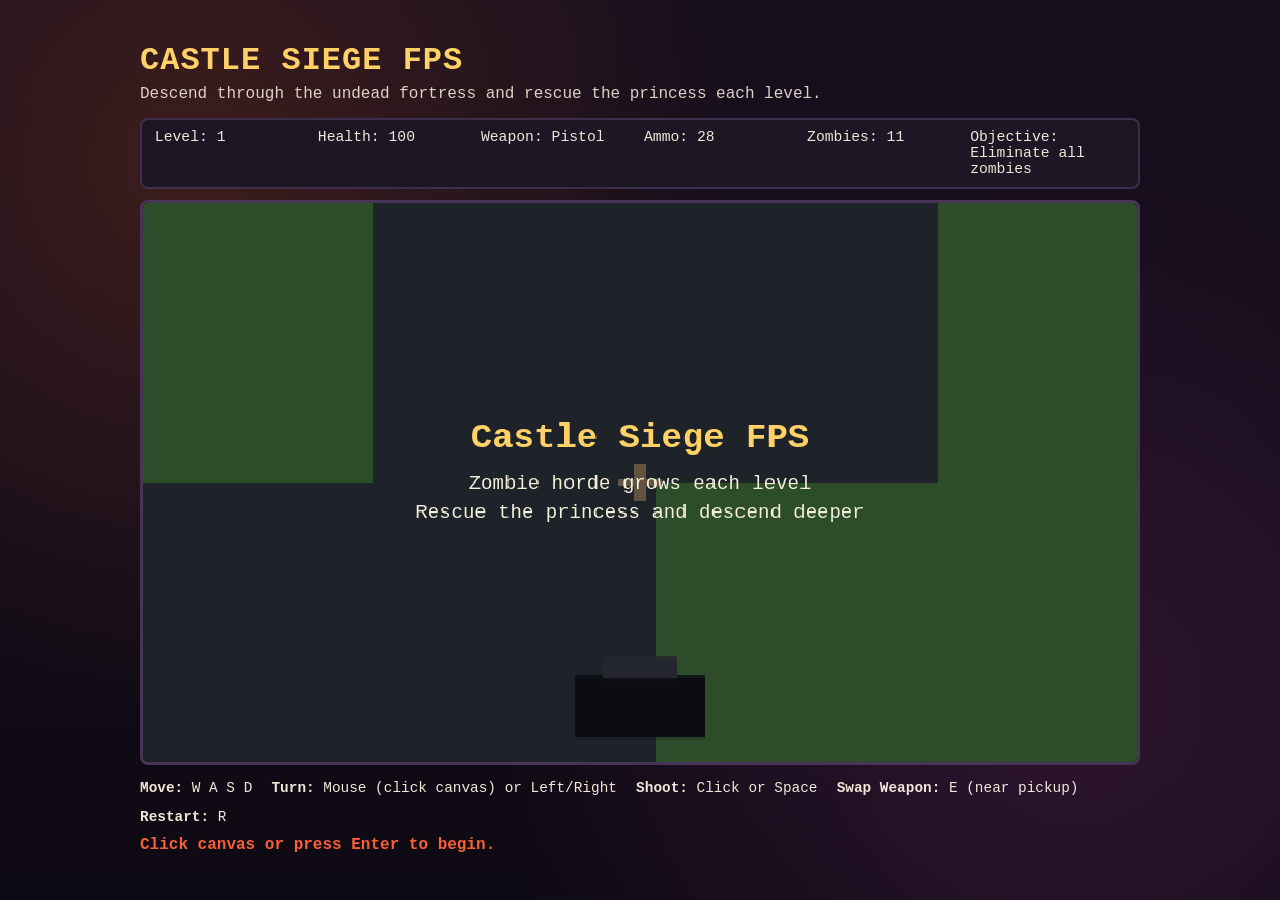
<file: fps.html>
<!doctype html>
<html lang="en">
  <head>
    <meta charset="UTF-8" />
    <meta name="viewport" content="width=device-width, initial-scale=1.0" />
    <title>Castle Siege FPS</title>
    <link rel="stylesheet" href="fps.css" />
  </head>
  <body>
    <main class="wrap">
      <header>
        <h1>Castle Siege FPS</h1>
        <p class="subtitle">Descend through the undead fortress and rescue the princess each level.</p>
      </header>

      <section class="hud">
        <div>Level: <span id="level">1</span></div>
        <div>Health: <span id="health">100</span></div>
        <div>Weapon: <span id="weapon">Pistol</span></div>
        <div>Ammo: <span id="ammo">24</span></div>
        <div>Zombies: <span id="zombies">0</span></div>
        <div>Objective: <span id="objective">Eliminate all zombies</span></div>
      </section>

      <canvas id="game" width="960" height="540" aria-label="Pixel FPS game"></canvas>

      <section class="instructions">
        <p><strong>Move:</strong> W A S D</p>
        <p><strong>Turn:</strong> Mouse (click canvas) or Left/Right</p>
        <p><strong>Shoot:</strong> Click or Space</p>
        <p><strong>Swap Weapon:</strong> E (near pickup)</p>
        <p><strong>Restart:</strong> R</p>
      </section>

      <p id="status" class="status">Click canvas or press Enter to begin.</p>
    </main>
    <script src="fps.js"></script>
  </body>
</html>
</file>
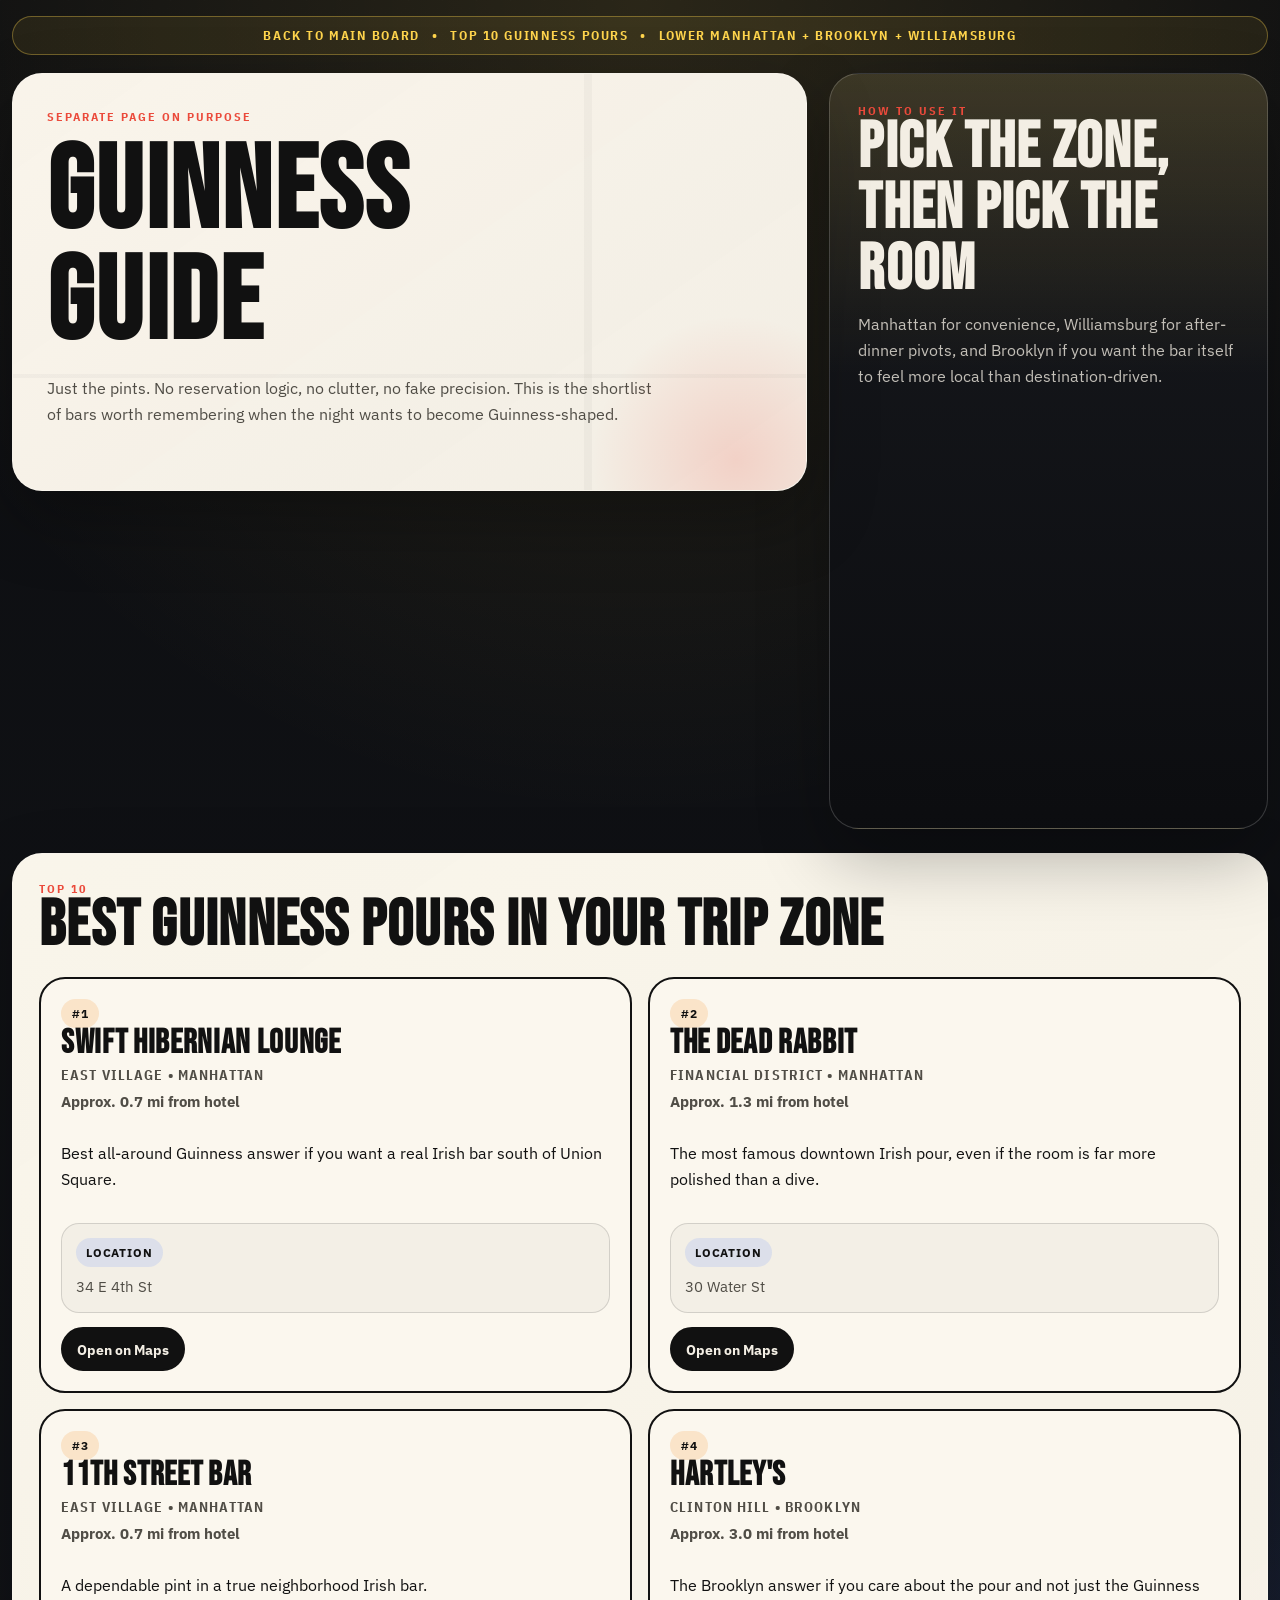
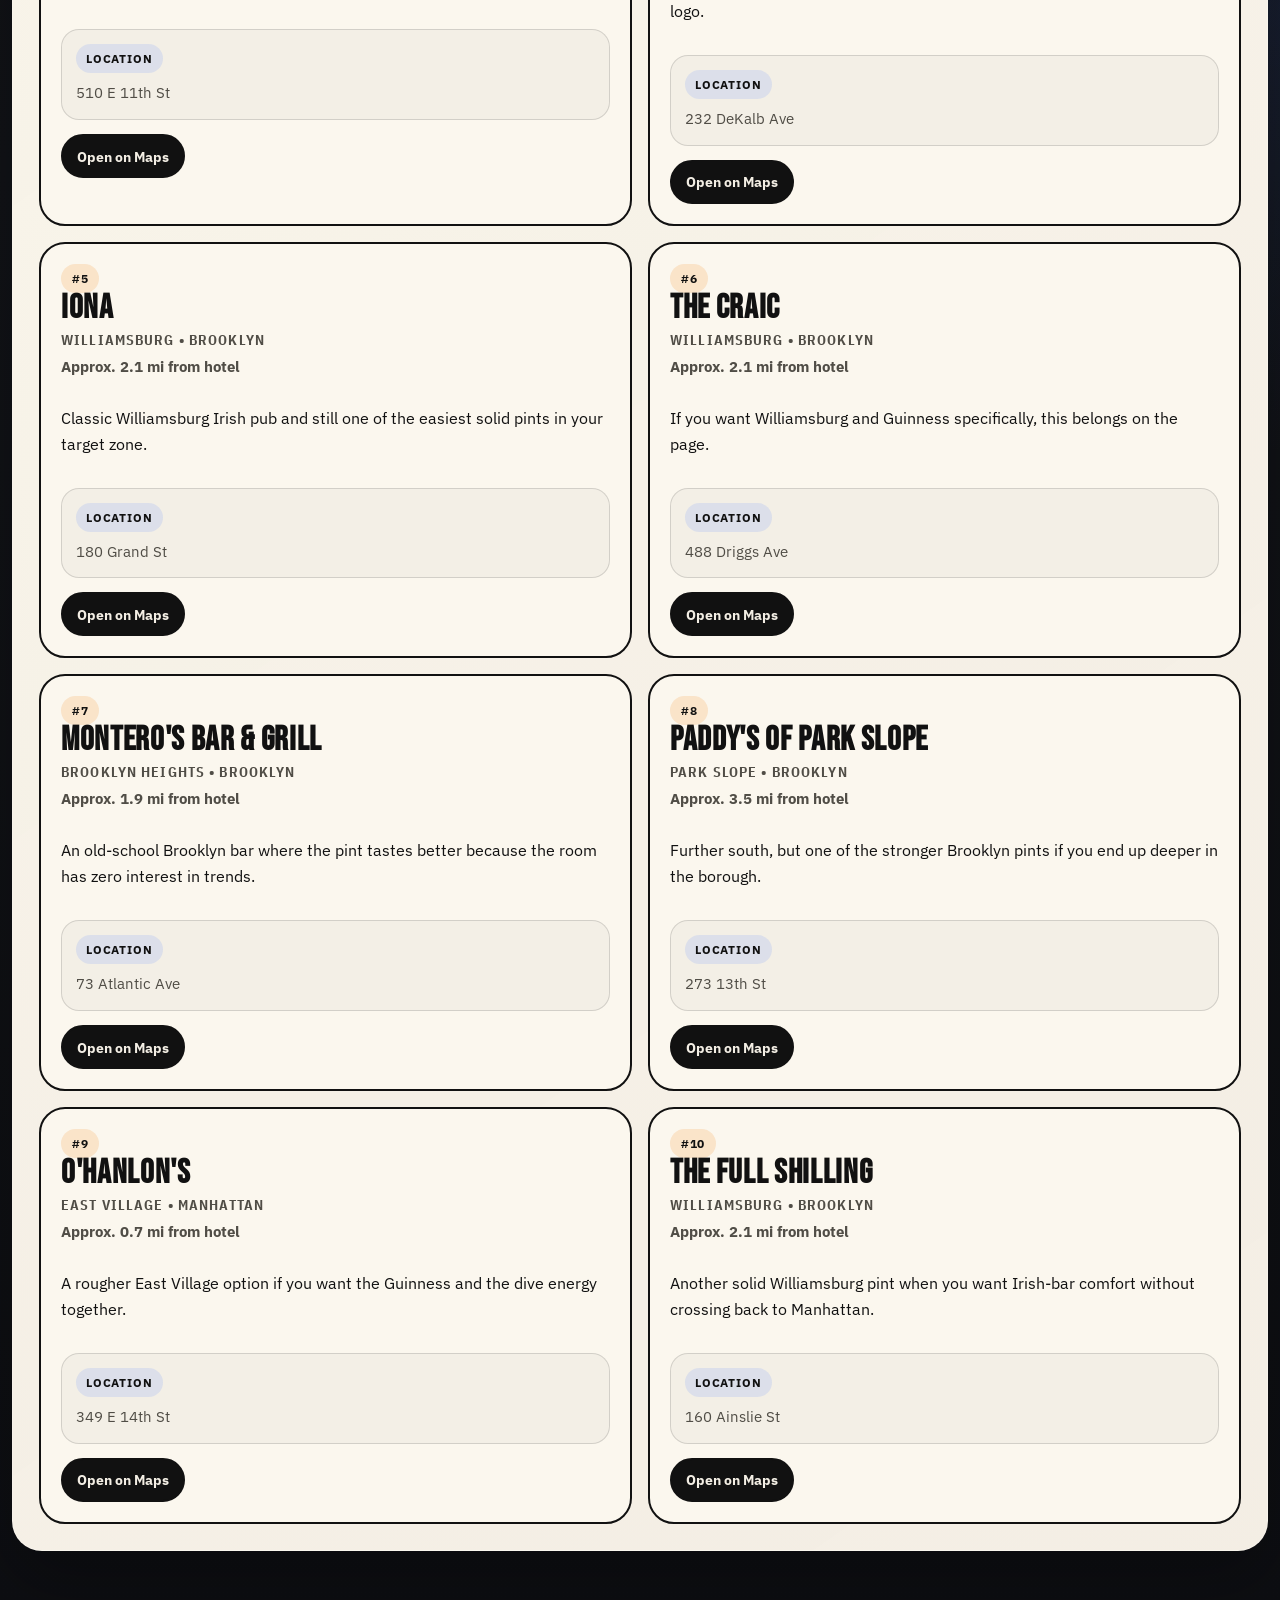
<file: guinness.html>
<!doctype html>
<html lang="en">
  <head>
    <meta charset="UTF-8" />
    <meta name="viewport" content="width=device-width, initial-scale=1.0" />
    <title>NYC Guinness Guide | April 2026</title>
    <meta
      name="description"
      content="Top 10 Guinness pours in lower Manhattan, Williamsburg, and Brooklyn."
    />
    <link rel="preconnect" href="https://fonts.googleapis.com" />
    <link rel="preconnect" href="https://fonts.gstatic.com" crossorigin />
    <link
      href="https://fonts.googleapis.com/css2?family=Bebas+Neue&family=IBM+Plex+Sans:wght@400;500;600;700&family=IBM+Plex+Sans+Condensed:wght@500;600;700&display=swap"
      rel="stylesheet"
    />
    <link rel="stylesheet" href="style.css" />
  </head>
  <body>
    <div class="page-shell">
      <div class="ticker">
        <a href="index.html">BACK TO MAIN BOARD</a>
        <span>TOP 10 GUINNESS POURS</span>
        <span>LOWER MANHATTAN + BROOKLYN + WILLIAMSBURG</span>
      </div>

      <header class="hero guinness-hero">
        <div class="hero-copy">
          <p class="eyebrow">Separate page on purpose</p>
          <h1>Guinness guide</h1>
          <p class="lede">
            Just the pints. No reservation logic, no clutter, no fake precision. This is the
            shortlist of bars worth remembering when the night wants to become Guinness-shaped.
          </p>
        </div>

        <aside class="hero-panel">
          <p class="panel-label">How to use it</p>
          <h2>Pick the zone, then pick the room</h2>
          <p class="panel-copy">
            Manhattan for convenience, Williamsburg for after-dinner pivots, and Brooklyn if you
            want the bar itself to feel more local than destination-driven.
          </p>
        </aside>
      </header>

      <main>
        <section class="section">
          <div class="section-heading">
            <div>
              <p class="eyebrow">Top 10</p>
              <h2>Best Guinness pours in your trip zone</h2>
            </div>
          </div>
          <div id="guinness-grid" class="venue-grid guinness-grid" aria-live="polite"></div>
        </section>
      </main>
    </div>

    <script src="venue-data.js"></script>
    <script src="guinness.js"></script>
  </body>
</html>
</file>
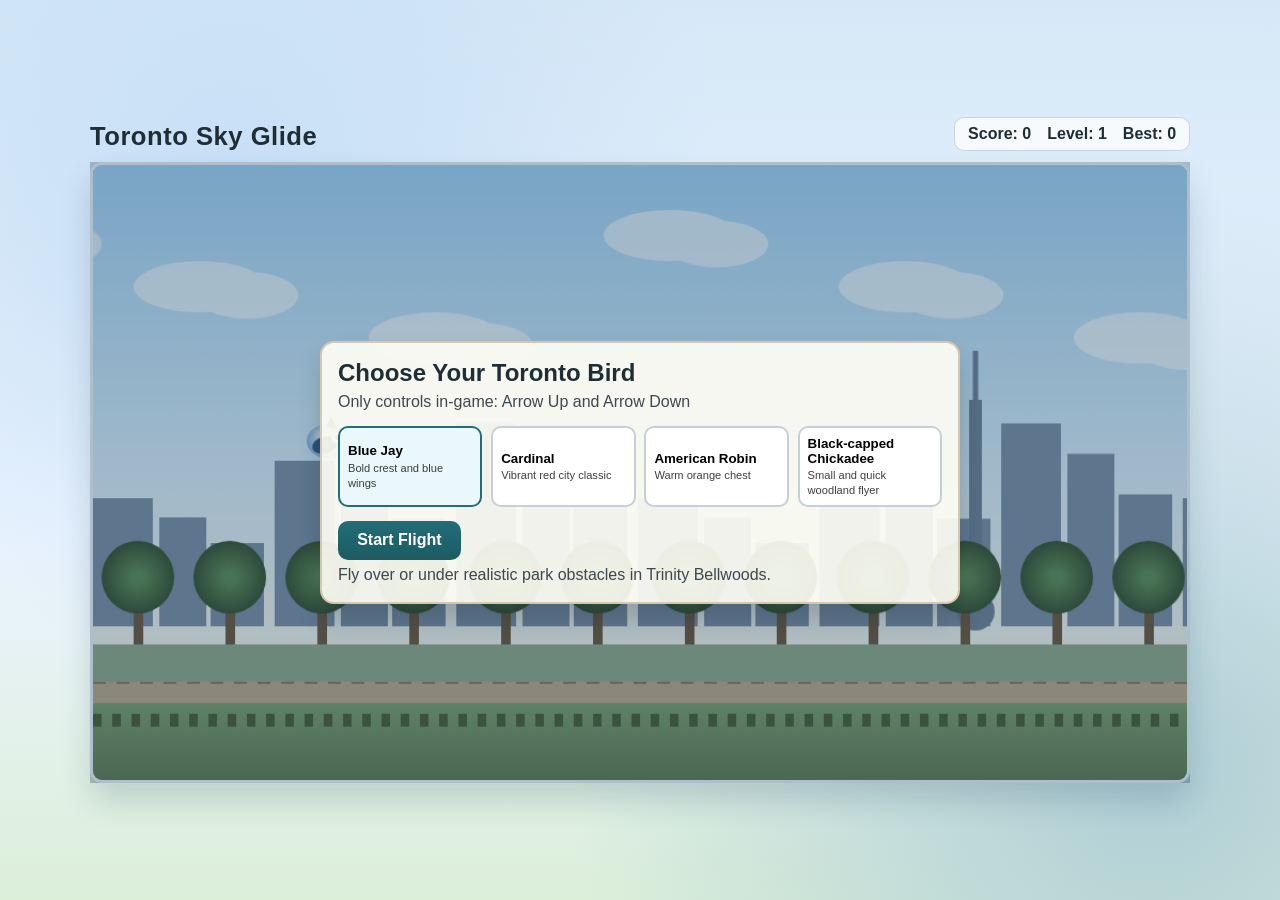
<file: toronto_flappy.html>
<!doctype html>
<html lang="en">
  <head>
    <meta charset="UTF-8" />
    <meta name="viewport" content="width=device-width, initial-scale=1.0" />
    <title>Toronto Sky Glide</title>
    <link rel="stylesheet" href="toronto_flappy.css" />
  </head>
  <body>
    <main class="app">
      <header class="topbar">
        <h1>Toronto Sky Glide</h1>
        <div class="hud">
          <span>Score: <strong id="score">0</strong></span>
          <span>Level: <strong id="level">1</strong></span>
          <span>Best: <strong id="best">0</strong></span>
        </div>
      </header>

      <section class="stage">
        <canvas id="game" width="1024" height="576" aria-label="Toronto flappy game"></canvas>

        <div id="menu" class="overlay">
          <div class="panel">
            <h2 id="menu-title">Choose Your Toronto Bird</h2>
            <p class="sub">Only controls in-game: Arrow Up and Arrow Down</p>
            <div class="bird-picker" id="bird-picker"></div>
            <button id="start-btn" type="button">Start Flight</button>
            <p class="hint">Fly over or under realistic park obstacles in Trinity Bellwoods.</p>
          </div>
        </div>
      </section>
    </main>

    <script src="toronto_flappy.js"></script>
  </body>
</html>
</file>
<file: fps.css>
:root {
  --bg: #0e0a13;
  --panel: #1d1624;
  --ink: #f0e7d8;
  --accent: #f85f36;
  --accent2: #ffd166;
}

* {
  box-sizing: border-box;
}

body {
  margin: 0;
  min-height: 100vh;
  display: grid;
  place-items: center;
  font-family: "Courier New", "Lucida Console", monospace;
  color: var(--ink);
  background:
    radial-gradient(circle at 15% 18%, #3d1d1d 0%, transparent 42%),
    radial-gradient(circle at 84% 78%, #2f1430 0%, transparent 45%),
    linear-gradient(180deg, #170f1d, var(--bg));
}

.wrap {
  width: min(95vw, 1000px);
}

h1 {
  margin: 0;
  color: var(--accent2);
  text-transform: uppercase;
  letter-spacing: 1px;
}

.subtitle {
  margin: 0.4rem 0 0.9rem;
  opacity: 0.9;
}

.hud {
  background: var(--panel);
  border: 2px solid #3d2f4c;
  border-radius: 8px;
  padding: 0.6rem 0.8rem;
  display: grid;
  grid-template-columns: repeat(6, minmax(0, 1fr));
  gap: 0.5rem;
  margin-bottom: 0.7rem;
  font-size: 0.92rem;
}

canvas {
  width: 100%;
  height: auto;
  border: 3px solid #473457;
  border-radius: 8px;
  background: #000;
  image-rendering: pixelated;
  image-rendering: crisp-edges;
  cursor: crosshair;
}

.instructions {
  margin-top: 0.6rem;
  display: flex;
  flex-wrap: wrap;
  gap: 0.8rem 1.2rem;
  font-size: 0.9rem;
}

.instructions p {
  margin: 0;
}

.status {
  min-height: 1.4em;
  margin: 0.7rem 0 0;
  color: var(--accent);
  font-weight: 700;
}

@media (max-width: 900px) {
  .hud {
    grid-template-columns: repeat(3, minmax(0, 1fr));
  }
}

@media (max-width: 560px) {
  .hud {
    grid-template-columns: repeat(2, minmax(0, 1fr));
  }
}
</file>
<file: style.css>
:root {
  --bg: #111215;
  --paper: #f3eee4;
  --paper-strong: #fbf7ee;
  --ink: #111111;
  --muted: #504d46;
  --line: rgba(17, 17, 17, 0.14);
  --taxi: #ffd54d;
  --signal: #eb4a3b;
  --subway: #19ad6a;
  --sky: #4f7dff;
  --dive: #f08c24;
  --shadow: 0 28px 70px rgba(0, 0, 0, 0.28);
}

* {
  box-sizing: border-box;
}

html {
  scroll-behavior: smooth;
}

body {
  margin: 0;
  min-height: 100vh;
  overflow-x: hidden;
  font-family: "IBM Plex Sans", sans-serif;
  color: var(--paper);
  background:
    radial-gradient(circle at top, rgba(255, 213, 77, 0.12), transparent 25%),
    radial-gradient(circle at right, rgba(79, 125, 255, 0.1), transparent 22%),
    linear-gradient(180deg, #0d0e11 0%, #111317 55%, #0d0e12 100%);
}

body::before {
  content: "";
  position: fixed;
  inset: 0;
  pointer-events: none;
  background:
    linear-gradient(rgba(255, 255, 255, 0.03) 1px, transparent 1px),
    linear-gradient(90deg, rgba(255, 255, 255, 0.03) 1px, transparent 1px);
  background-size: 34px 34px;
  mask-image: linear-gradient(180deg, rgba(0, 0, 0, 0.92), transparent 84%);
  opacity: 0.22;
}

.page-shell {
  width: min(1280px, calc(100vw - 24px));
  margin: 0 auto;
  padding: 16px 0 40px;
}

.ticker {
  display: flex;
  flex-wrap: wrap;
  gap: 12px;
  justify-content: center;
  align-items: center;
  padding: 10px 16px;
  border: 1px solid rgba(255, 213, 77, 0.34);
  border-radius: 999px;
  background: rgba(255, 213, 77, 0.08);
  color: var(--taxi);
  font-family: "IBM Plex Sans Condensed", sans-serif;
  font-size: 0.82rem;
  font-weight: 700;
  letter-spacing: 0.12em;
  text-transform: uppercase;
}

.ticker span::after,
.ticker a::after {
  content: "•";
  margin-left: 12px;
}

.ticker span:last-child::after,
.ticker a:last-child::after {
  content: "";
  margin-left: 0;
}

.ticker a {
  color: inherit;
  text-decoration: none;
}

.hero {
  display: grid;
  grid-template-columns: minmax(0, 1.45fr) minmax(320px, 0.8fr);
  align-items: start;
  gap: 22px;
  margin: 18px 0 24px;
}

.hero-copy,
.hero-panel,
.section {
  border-radius: 30px;
  box-shadow: var(--shadow);
}

.hero-copy {
  position: relative;
  overflow: hidden;
  padding: 34px;
  border: 1px solid rgba(255, 255, 255, 0.18);
  background:
    linear-gradient(145deg, rgba(249, 245, 235, 0.97), rgba(243, 238, 228, 0.95)),
    var(--paper);
  color: var(--ink);
}

.hero-copy::before {
  content: "";
  position: absolute;
  inset: 0;
  background:
    linear-gradient(transparent 0 72%, rgba(17, 17, 17, 0.03) 72% 73%, transparent 73%),
    linear-gradient(90deg, transparent 0 72%, rgba(17, 17, 17, 0.03) 72% 73%, transparent 73%);
  pointer-events: none;
}

.hero-copy::after {
  content: "";
  position: absolute;
  right: -80px;
  bottom: -120px;
  width: 300px;
  height: 300px;
  border-radius: 50%;
  background: radial-gradient(circle, rgba(235, 74, 59, 0.18), transparent 68%);
}

.hero-panel {
  display: flex;
  flex-direction: column;
  height: min(84vh, 980px);
  padding: 28px;
  border: 1px solid rgba(255, 255, 255, 0.18);
  background:
    linear-gradient(180deg, rgba(255, 213, 77, 0.16), transparent 40%),
    linear-gradient(180deg, rgba(24, 26, 31, 0.98), rgba(12, 13, 16, 0.98));
}

.guinness-hero .hero-copy {
  min-height: 320px;
}

.eyebrow,
.panel-label,
.meta-label,
.section-heading p,
.select-label,
.detail-kicker {
  margin: 0;
  color: var(--signal);
  font-family: "IBM Plex Sans Condensed", sans-serif;
  font-size: 0.78rem;
  font-weight: 700;
  letter-spacing: 0.16em;
  text-transform: uppercase;
}

h1,
h2,
h3 {
  margin: 0;
  font-family: "Bebas Neue", sans-serif;
  line-height: 0.95;
  letter-spacing: 0.02em;
}

h1 {
  max-width: 9ch;
  margin-top: 14px;
  font-size: clamp(4.2rem, 11vw, 7.3rem);
}

h2 {
  font-size: clamp(2.6rem, 5vw, 4.3rem);
}

h3 {
  font-size: 2.1rem;
}

.lede,
.panel-copy,
.meta-value,
.venue-summary,
.venue-tip,
.booking-note,
.note-card p,
.detail-copy,
.detail-note {
  line-height: 1.62;
}

.lede {
  max-width: 62ch;
  margin: 16px 0 28px;
  color: var(--muted);
}

.hero-links {
  display: flex;
  flex-wrap: wrap;
  gap: 10px;
  margin-bottom: 22px;
}

.hero-link {
  display: inline-flex;
  align-items: center;
  justify-content: center;
  min-height: 46px;
  padding: 0 16px;
  border-radius: 999px;
  border: 2px solid var(--ink);
  background: rgba(17, 17, 17, 0.04);
  color: var(--ink);
  text-decoration: none;
  font-size: 0.92rem;
  font-weight: 700;
  transition: 160ms ease;
}

.hero-link.primary {
  background: var(--ink);
  color: var(--paper);
}

.hero-link:hover,
.hero-link:focus-visible {
  transform: translateY(-1px);
}

.hero-meta {
  display: grid;
  grid-template-columns: repeat(3, minmax(0, 1fr));
  gap: 14px;
}

.meta-card {
  padding: 16px 18px;
  border-radius: 20px;
  border: 1px solid rgba(17, 17, 17, 0.08);
  background: rgba(255, 255, 255, 0.72);
}

.meta-value {
  display: block;
  margin-top: 8px;
  color: var(--ink);
  font-weight: 700;
}

.panel-copy {
  margin-top: 12px;
  color: rgba(243, 238, 228, 0.78);
}

.alarm-list {
  display: grid;
  flex: 1;
  gap: 12px;
  margin-top: 18px;
  min-height: 0;
  overflow: auto;
  padding-right: 8px;
  overscroll-behavior: contain;
  scrollbar-width: thin;
  scrollbar-color: rgba(255, 213, 77, 0.9) rgba(255, 255, 255, 0.08);
}

.alarm-list::-webkit-scrollbar {
  width: 12px;
}

.alarm-list::-webkit-scrollbar-track {
  border-radius: 999px;
  background: rgba(255, 255, 255, 0.08);
}

.alarm-list::-webkit-scrollbar-thumb {
  border: 2px solid rgba(12, 13, 16, 0.96);
  border-radius: 999px;
  background: linear-gradient(180deg, rgba(255, 213, 77, 1), rgba(235, 74, 59, 0.92));
}

.alarm-list::-webkit-scrollbar-thumb:hover {
  background: linear-gradient(180deg, rgba(255, 226, 120, 1), rgba(255, 96, 64, 0.96));
}

.alarm-item {
  padding: 14px 16px;
  border-radius: 18px;
  background: rgba(255, 255, 255, 0.05);
  border: 1px solid rgba(255, 255, 255, 0.08);
}

.alarm-item strong,
.alarm-item span {
  display: block;
}

.alarm-item strong {
  color: var(--paper);
  margin-bottom: 4px;
}

.alarm-item span {
  color: rgba(243, 238, 228, 0.64);
}

.alarm-venues {
  display: flex;
  flex-wrap: wrap;
  gap: 8px;
  margin-top: 10px;
}

.alarm-venue {
  display: inline-flex;
  align-items: center;
  min-height: 30px;
  padding: 0 10px;
  border-radius: 999px;
  background: rgba(255, 213, 77, 0.12);
  color: var(--paper);
  font-size: 0.8rem;
  font-weight: 700;
}

.section {
  padding: 26px;
  margin-bottom: 22px;
  border: 1px solid rgba(255, 255, 255, 0.18);
  background:
    linear-gradient(145deg, rgba(249, 245, 235, 0.98), rgba(243, 238, 228, 0.96)),
    var(--paper);
  color: var(--ink);
}

.section-heading {
  display: flex;
  justify-content: space-between;
  gap: 18px;
  align-items: end;
  margin-bottom: 20px;
}

.inline-count {
  padding: 10px 14px;
  border-radius: 999px;
  background: rgba(17, 17, 17, 0.06);
  font-size: 0.88rem;
  font-weight: 700;
}

.filter-stack {
  display: grid;
  gap: 12px;
  margin-bottom: 18px;
}

.board-tabs {
  display: flex;
  flex-wrap: wrap;
  gap: 10px;
  margin-bottom: 18px;
}

.board-panel[hidden] {
  display: none;
}

.subsection-heading {
  display: flex;
  justify-content: space-between;
  gap: 18px;
  align-items: end;
  margin-bottom: 18px;
}

.filter-row,
.venue-actions,
.note-grid {
  display: flex;
  flex-wrap: wrap;
  gap: 10px;
}

.filter-row {
  margin-bottom: 18px;
}

.filter-button,
.pill-link,
.priority-pill,
.booking-label,
.select-wrap,
.spend-badge {
  border-radius: 999px;
}

.filter-button,
.pill-link {
  border: 2px solid var(--ink);
  background: rgba(17, 17, 17, 0.04);
  color: var(--ink);
  padding: 10px 14px;
  font: inherit;
  font-weight: 700;
  cursor: pointer;
  text-decoration: none;
  transition: 160ms ease;
}

.static-pill {
  cursor: default;
}

.filter-button:hover,
.filter-button:focus-visible,
.pill-link:hover,
.pill-link:focus-visible {
  transform: translateY(-1px);
}

.static-pill:hover,
.static-pill:focus-visible {
  transform: none;
}

.filter-button.is-active {
  background: var(--ink);
  color: var(--paper);
}

.select-wrap {
  display: inline-flex;
  align-items: center;
  gap: 10px;
  padding: 0 12px 0 14px;
  border: 2px solid var(--ink);
  background: rgba(17, 17, 17, 0.04);
}

.select-wrap select {
  appearance: none;
  border: 0;
  background: transparent;
  font: inherit;
  font-weight: 700;
  padding: 10px 0;
  color: var(--ink);
}

.map-layout {
  display: grid;
  grid-template-columns: minmax(0, 1.3fr) minmax(320px, 0.7fr);
  gap: 18px;
}

.tracker-layout {
  display: grid;
  grid-template-columns: minmax(0, 1.1fr) minmax(280px, 0.9fr);
  gap: 18px;
  margin-bottom: 18px;
}

.tracker-topline {
  display: flex;
  justify-content: flex-end;
  gap: 18px;
  align-items: center;
  margin-bottom: 18px;
}

.tracker-intro {
  max-width: 62ch;
  margin: 0;
  color: var(--muted);
  line-height: 1.6;
}

.tracker-sync-actions {
  display: flex;
  flex-wrap: wrap;
  gap: 10px;
}

.tracker-form,
.tracker-sidebar,
.tracker-day-board {
  min-width: 0;
}

.tracker-form,
.tracker-day,
.tracker-conflict,
.tracker-empty,
.tracker-booking {
  border: 2px solid var(--ink);
  border-radius: 24px;
  background: var(--paper-strong);
}

.tracker-form {
  display: grid;
  gap: 18px;
  padding: 22px;
  background:
    linear-gradient(180deg, rgba(255, 213, 77, 0.08), transparent 35%),
    var(--paper-strong);
}

.tracker-form-head {
  display: flex;
  justify-content: space-between;
  gap: 18px;
  align-items: start;
}

.tracker-form-note {
  max-width: 30ch;
  margin: 0;
  color: var(--muted);
  line-height: 1.5;
  text-align: right;
}

.tracker-form-grid {
  display: grid;
  grid-template-columns: repeat(3, minmax(0, 1fr));
  gap: 14px;
}

.tracker-field {
  display: grid;
  gap: 8px;
}

.tracker-venue-shell {
  position: relative;
}

.tracker-field-venue,
.tracker-field-notes {
  grid-column: span 3;
}

.tracker-field input {
  width: 100%;
  min-width: 0;
  min-height: 54px;
  padding: 0 14px;
  border: 2px solid var(--ink);
  border-radius: 16px;
  background: rgba(255, 255, 255, 0.9);
  color: var(--ink);
  font: inherit;
  font-weight: 600;
}

.tracker-field input:focus-visible {
  outline: 3px solid rgba(79, 125, 255, 0.35);
  outline-offset: 2px;
}

.tracker-field-hint {
  color: var(--muted);
  font-size: 0.82rem;
  line-height: 1.45;
}

.tracker-venue-results {
  position: absolute;
  top: calc(100% + 8px);
  left: 0;
  right: 0;
  z-index: 12;
  display: grid;
  gap: 8px;
  max-height: 280px;
  padding: 10px;
  overflow: auto;
  border: 2px solid var(--ink);
  border-radius: 18px;
  background: var(--paper-strong);
  box-shadow: 0 18px 44px rgba(0, 0, 0, 0.18);
}

.tracker-venue-results[hidden] {
  display: none;
}

.tracker-venue-option,
.tracker-venue-empty {
  width: 100%;
  padding: 12px 14px;
  border-radius: 14px;
}

.tracker-venue-option {
  border: 1px solid rgba(17, 17, 17, 0.1);
  background: #ffffff;
  color: var(--ink);
  text-align: left;
  font: inherit;
  cursor: pointer;
}

.tracker-venue-option:hover,
.tracker-venue-option:focus-visible {
  border-color: var(--ink);
  background: rgba(255, 213, 77, 0.12);
  outline: none;
}

.tracker-venue-option strong,
.tracker-venue-option span {
  display: block;
}

.tracker-venue-option span,
.tracker-venue-empty {
  color: var(--muted);
  font-size: 0.82rem;
}

.tracker-venue-empty {
  border: 1px dashed rgba(17, 17, 17, 0.18);
  background: rgba(17, 17, 17, 0.03);
}

.tracker-actions {
  display: flex;
  justify-content: space-between;
  gap: 16px;
  align-items: center;
  flex-wrap: wrap;
}

.tracker-button {
  font: inherit;
  cursor: pointer;
}

.tracker-sync-chip {
  display: inline-flex;
  align-items: center;
  gap: 10px;
  min-height: 48px;
  padding: 0 16px;
  border: 2px solid var(--ink);
  border-radius: 999px;
  background: rgba(17, 17, 17, 0.04);
}

.tracker-sync-chip strong {
  font-size: 0.92rem;
}

.tracker-sidebar {
  display: grid;
  gap: 16px;
}

.tracker-conflicts {
  display: grid;
  gap: 10px;
}

.tracker-conflict,
.tracker-empty {
  padding: 16px;
}

.tracker-conflict strong,
.tracker-booking strong,
.tracker-day-label,
.tracker-day-count {
  display: block;
}

.tracker-conflict span,
.tracker-empty {
  color: var(--muted);
}

.tracker-day-board {
  display: grid;
  grid-template-columns: repeat(5, minmax(0, 1fr));
  gap: 14px;
}

.tracker-day {
  display: flex;
  flex-direction: column;
  gap: 12px;
  min-height: 220px;
  padding: 18px;
}

.tracker-day-header {
  display: flex;
  justify-content: space-between;
  gap: 12px;
  align-items: start;
}

.tracker-day-label {
  font-family: "Bebas Neue", sans-serif;
  font-size: 2rem;
  line-height: 0.95;
}

.tracker-day-count {
  color: var(--muted);
  font-size: 0.9rem;
  font-weight: 700;
}

.tracker-day-list {
  display: grid;
  gap: 10px;
}

.tracker-booking {
  padding: 14px;
}

.tracker-booking.is-conflict {
  border-color: var(--signal);
  box-shadow: inset 0 0 0 1px rgba(235, 74, 59, 0.2);
}

.tracker-booking-head {
  display: flex;
  justify-content: space-between;
  gap: 12px;
  align-items: start;
}

.tracker-booking-meta,
.tracker-booking-note {
  color: var(--muted);
  font-size: 0.9rem;
}

.tracker-booking-note {
  margin-top: 8px;
}

.tracker-badge {
  display: inline-flex;
  align-items: center;
  min-height: 28px;
  padding: 0 10px;
  border-radius: 999px;
  background: rgba(17, 17, 17, 0.08);
  font-size: 0.78rem;
  font-weight: 700;
  text-transform: uppercase;
  letter-spacing: 0.04em;
}

.tracker-badge.is-conflict {
  background: rgba(235, 74, 59, 0.18);
  color: var(--signal);
}

.tracker-remove {
  margin-top: 12px;
  padding: 0;
  border: 0;
  background: transparent;
  color: var(--signal);
  font: inherit;
  font-size: 0.88rem;
  font-weight: 700;
  cursor: pointer;
}

.map-frame.real {
  padding: 0;
  overflow: hidden;
  border-radius: 28px;
  background: #101217;
  min-height: 620px;
}

.leaflet-map {
  width: 100%;
  min-height: 620px;
}

.leaflet-control-attribution {
  font-size: 0.68rem;
}

.map-sidebar {
  display: grid;
  gap: 16px;
}

.selection-card,
.nearby-card {
  padding: 20px;
  border-radius: 24px;
  border: 2px solid var(--ink);
  background: var(--paper-strong);
}

.detail-meta,
.venue-meta {
  margin-top: 6px;
  color: var(--muted);
  font-family: "IBM Plex Sans Condensed", sans-serif;
  font-size: 0.88rem;
  font-weight: 700;
  letter-spacing: 0.08em;
  text-transform: uppercase;
}

.distance-line {
  margin-top: 8px;
  color: var(--muted);
  font-size: 0.92rem;
  font-weight: 700;
}

.detail-status {
  display: inline-flex;
  align-items: center;
  margin: 14px 0 6px;
  padding: 7px 12px;
  border-radius: 999px;
  background: rgba(17, 17, 17, 0.06);
  font-size: 0.78rem;
  font-weight: 700;
  text-transform: uppercase;
  letter-spacing: 0.05em;
}

.detail-status.is-estimated,
.booking-label.is-estimated {
  background: rgba(255, 213, 77, 0.24);
}

.detail-status.is-live,
.booking-label.is-live {
  background: rgba(25, 173, 106, 0.16);
}

.detail-status.is-portal,
.booking-label.is-portal {
  background: rgba(79, 125, 255, 0.14);
}

.detail-status.is-walk-in,
.booking-label.is-walk-in {
  background: rgba(240, 140, 36, 0.18);
}

.venue-grid {
  display: grid;
  grid-template-columns: repeat(2, minmax(0, 1fr));
  gap: 16px;
}

.venue-card {
  display: flex;
  flex-direction: column;
  gap: 14px;
  min-height: 340px;
  padding: 20px;
  border-radius: 26px;
  border: 2px solid var(--ink);
  background: var(--paper-strong);
}

.venue-header {
  display: flex;
  justify-content: space-between;
  gap: 14px;
  align-items: start;
}

.priority-pill {
  display: inline-flex;
  align-items: center;
  padding: 7px 11px;
  font-size: 0.76rem;
  font-weight: 700;
  letter-spacing: 0.05em;
  text-transform: uppercase;
}

.priority-pill.anchor,
.priority-pill.book {
  background: rgba(255, 213, 77, 0.28);
}

.priority-pill.worth-booking,
.priority-pill.local {
  background: rgba(25, 173, 106, 0.16);
}

.priority-pill.local-play,
.priority-pill.dive {
  background: rgba(240, 140, 36, 0.18);
}

.spend-badge {
  padding: 10px 14px;
  background: rgba(17, 17, 17, 0.05);
  min-width: 120px;
  text-align: right;
}

.spend-badge span {
  display: block;
  font-size: 0.74rem;
  text-transform: uppercase;
  letter-spacing: 0.08em;
}

.spend-badge strong {
  display: block;
  margin-top: 4px;
  font-size: 0.95rem;
}

.booking-box {
  padding: 14px;
  border-radius: 18px;
  border: 1px solid var(--line);
  background: rgba(17, 17, 17, 0.03);
}

.booking-label {
  display: inline-flex;
  align-items: center;
  padding: 7px 10px;
  font-size: 0.74rem;
  font-weight: 700;
  text-transform: uppercase;
  letter-spacing: 0.07em;
  background: rgba(17, 17, 17, 0.06);
}

.booking-value {
  margin-top: 8px;
  font-size: 1.22rem;
  font-weight: 800;
}

.booking-note {
  margin-top: 8px;
  color: var(--muted);
  font-size: 0.92rem;
}

.schedule-row {
  display: grid;
  grid-template-columns: repeat(5, minmax(0, 1fr));
  gap: 8px;
}

.schedule-chip {
  padding: 10px 8px;
  border-radius: 14px;
  background: #ffffff;
  border: 1px solid rgba(17, 17, 17, 0.08);
  font-size: 0.8rem;
  font-weight: 700;
}

.schedule-chip span {
  display: block;
  margin-top: 4px;
  color: var(--muted);
  font-size: 0.7rem;
  line-height: 1.35;
}

.schedule-chip.is-live {
  background: rgba(25, 173, 106, 0.12);
}

.action-link {
  display: inline-flex;
  align-items: center;
  justify-content: center;
  min-height: 44px;
  padding: 0 14px;
  border-radius: 999px;
  border: 2px solid var(--ink);
  color: var(--ink);
  text-decoration: none;
  font-size: 0.9rem;
  font-weight: 700;
  transition: 160ms ease;
}

.action-link.primary {
  background: var(--ink);
  color: var(--paper);
}

.action-link.secondary {
  background: transparent;
}

.action-link.ghost {
  background: rgba(17, 17, 17, 0.05);
}

.action-link:hover,
.action-link:focus-visible {
  transform: translateY(-1px);
}

.note-grid {
  display: grid;
  grid-template-columns: repeat(3, minmax(0, 1fr));
}

.note-card {
  padding: 18px;
  border-radius: 22px;
  border: 2px solid var(--ink);
  background: var(--paper-strong);
}

.note-card h3 {
  font-size: 1.84rem;
}

.guinness-grid {
  grid-template-columns: repeat(2, minmax(0, 1fr));
}

.map-pin {
  display: block;
  width: 18px;
  height: 18px;
  border-radius: 50%;
  border: 2px solid rgba(255, 255, 255, 0.92);
  box-shadow: 0 0 0 2px rgba(17, 17, 17, 0.16);
}

.map-pin.restaurant {
  background: var(--taxi);
}

.map-pin.bar {
  background: var(--signal);
}

.map-pin.cocktail {
  background: var(--subway);
}

.map-pin.dive {
  background: var(--dive);
}

.map-pin.listening,
.map-pin.rooftop {
  background: var(--sky);
}

.map-pin.hotel {
  width: 22px;
  height: 22px;
  background: #ffffff;
  border-color: var(--ink);
}

.map-pin.is-selected {
  transform: scale(1.25);
  box-shadow: 0 0 0 5px rgba(255, 213, 77, 0.25);
}

.empty-state {
  margin: 0;
  color: var(--muted);
}

a {
  color: inherit;
}

@media (max-width: 1180px) {
  .hero,
  .map-layout,
  .tracker-layout,
  .tracker-day-board,
  .venue-grid,
  .note-grid {
    grid-template-columns: 1fr;
  }

  .hero-panel {
    height: auto;
  }

  .hero-meta {
    grid-template-columns: 1fr;
  }

  .tracker-topline,
  .tracker-form-head {
    align-items: start;
    flex-direction: column;
  }

  .tracker-form-note {
    max-width: none;
    text-align: left;
  }

  .tracker-form-grid {
    grid-template-columns: repeat(2, minmax(0, 1fr));
  }

  .tracker-field-venue,
  .tracker-field-notes {
    grid-column: span 2;
  }
}

@media (max-width: 760px) {
  .page-shell {
    width: min(100vw - 14px, 100%);
    padding-top: 10px;
  }

  .ticker {
    justify-content: flex-start;
    gap: 8px;
    padding: 10px 14px;
    border-radius: 24px;
    font-size: 0.72rem;
    line-height: 1.35;
  }

  .ticker span::after,
  .ticker a::after {
    content: "";
    margin-left: 0;
  }

  .hero-copy,
  .hero-panel,
  .section {
    padding: 18px;
    border-radius: 24px;
  }

  h1 {
    max-width: 100%;
    font-size: clamp(3.4rem, 18vw, 5.6rem);
  }

  .hero-links,
  .tracker-sync-actions,
  .tracker-actions,
  .venue-actions {
    display: grid;
    grid-template-columns: 1fr;
  }

  .hero-link,
  .tracker-button,
  .action-link {
    width: 100%;
  }

  .section-heading,
  .subsection-heading,
  .tracker-day-header,
  .tracker-booking-head,
  .venue-header {
    flex-direction: column;
    align-items: start;
  }

  .inline-count,
  .tracker-sync-chip,
  .spend-badge,
  .select-wrap {
    width: 100%;
  }

  .inline-count,
  .spend-badge {
    text-align: left;
  }

  .tracker-topline,
  .tracker-actions {
    align-items: stretch;
  }

  .tracker-sync-chip,
  .select-wrap {
    justify-content: space-between;
  }

  .board-tabs,
  .filter-row {
    flex-wrap: nowrap;
    overflow-x: auto;
    padding-bottom: 6px;
    margin-right: -4px;
    scrollbar-width: thin;
  }

  .board-tabs::-webkit-scrollbar,
  .filter-row::-webkit-scrollbar {
    height: 8px;
  }

  .board-tabs::-webkit-scrollbar-thumb,
  .filter-row::-webkit-scrollbar-thumb {
    border-radius: 999px;
    background: rgba(17, 17, 17, 0.18);
  }

  .filter-button,
  .pill-link {
    flex: 0 0 auto;
    white-space: nowrap;
  }

  .select-wrap select {
    width: 100%;
    min-width: 0;
  }

  .tracker-form-grid {
    grid-template-columns: 1fr;
  }

  .tracker-field-venue,
  .tracker-field-notes {
    grid-column: span 1;
  }

  .schedule-row {
    grid-template-columns: repeat(2, minmax(0, 1fr));
  }

  .map-frame.real,
  .leaflet-map {
    min-height: 460px;
  }

  .venue-card {
    min-height: auto;
  }
}

@media (max-width: 520px) {
  .page-shell {
    width: min(100vw - 10px, 100%);
  }

  .hero-copy,
  .hero-panel,
  .section {
    padding: 16px;
    border-radius: 22px;
  }

  h2 {
    font-size: clamp(2.2rem, 12vw, 3.4rem);
  }

  h3 {
    font-size: 1.8rem;
  }

  .alarm-item,
  .tracker-booking,
  .tracker-conflict,
  .tracker-empty,
  .selection-card,
  .venue-card {
    padding: 14px;
  }

  .schedule-row {
    grid-template-columns: 1fr;
  }

  .map-frame.real,
  .leaflet-map {
    min-height: 400px;
  }
}
</file>
<file: toronto_flappy.css>
:root {
  --ink: #1f2d35;
  --panel: #fffef5e8;
  --panel-border: #d7c6ae;
  --accent: #226d77;
  --accent-2: #af3a29;
}

* {
  box-sizing: border-box;
}

body {
  margin: 0;
  min-height: 100vh;
  display: grid;
  place-items: center;
  font-family: "Avenir Next", "Segoe UI", sans-serif;
  color: var(--ink);
  background:
    radial-gradient(circle at 18% 20%, #c7dff6 0, transparent 38%),
    radial-gradient(circle at 90% 85%, #afced6 0, transparent 42%),
    linear-gradient(180deg, #d6e8f7, #ebf4ff 60%, #dcefd9);
}

.app {
  width: min(96vw, 1100px);
}

.topbar {
  display: flex;
  justify-content: space-between;
  align-items: flex-end;
  gap: 1rem;
  margin-bottom: 0.65rem;
}

h1 {
  margin: 0;
  letter-spacing: 0.02em;
  font-size: clamp(1.3rem, 2vw, 2rem);
}

.hud {
  display: flex;
  gap: 1rem;
  background: #ffffffc2;
  border: 1px solid #c8d4dd;
  border-radius: 10px;
  padding: 0.45rem 0.8rem;
  font-weight: 700;
}

.stage {
  position: relative;
}

canvas {
  width: 100%;
  height: auto;
  display: block;
  border-radius: 12px;
  border: 3px solid #ffffffa8;
  box-shadow: 0 18px 30px #2443572e;
  background: #bdddf7;
  image-rendering: auto;
}

.overlay {
  position: absolute;
  inset: 0;
  display: grid;
  place-items: center;
  background: #14304945;
}

.overlay.hidden {
  display: none;
}

.panel {
  width: min(92%, 640px);
  background: var(--panel);
  border: 2px solid var(--panel-border);
  border-radius: 14px;
  padding: 1rem 1rem 1.1rem;
  box-shadow: 0 16px 26px #00000027;
}

.panel h2 {
  margin: 0;
}

.sub,
.hint {
  margin: 0.4rem 0 0;
  opacity: 0.86;
}

.bird-picker {
  margin-top: 0.9rem;
  display: grid;
  grid-template-columns: repeat(auto-fit, minmax(130px, 1fr));
  gap: 0.55rem;
}

.bird-option {
  border: 2px solid #c4d0d8;
  border-radius: 10px;
  background: #fff;
  padding: 0.5rem;
  text-align: left;
  cursor: pointer;
}

.bird-option strong {
  display: block;
  margin-bottom: 0.1rem;
}

.bird-option small {
  opacity: 0.75;
}

.bird-option.active {
  border-color: var(--accent);
  background: #eaf7fb;
}

#start-btn {
  margin-top: 0.85rem;
  background: linear-gradient(180deg, var(--accent), #1c5c64);
  color: #fff;
  border: none;
  border-radius: 10px;
  padding: 0.65rem 1.2rem;
  font-size: 1rem;
  font-weight: 700;
  cursor: pointer;
}

#start-btn:hover {
  filter: brightness(1.08);
}

@media (max-width: 760px) {
  .topbar {
    flex-direction: column;
    align-items: flex-start;
  }
}
</file>
